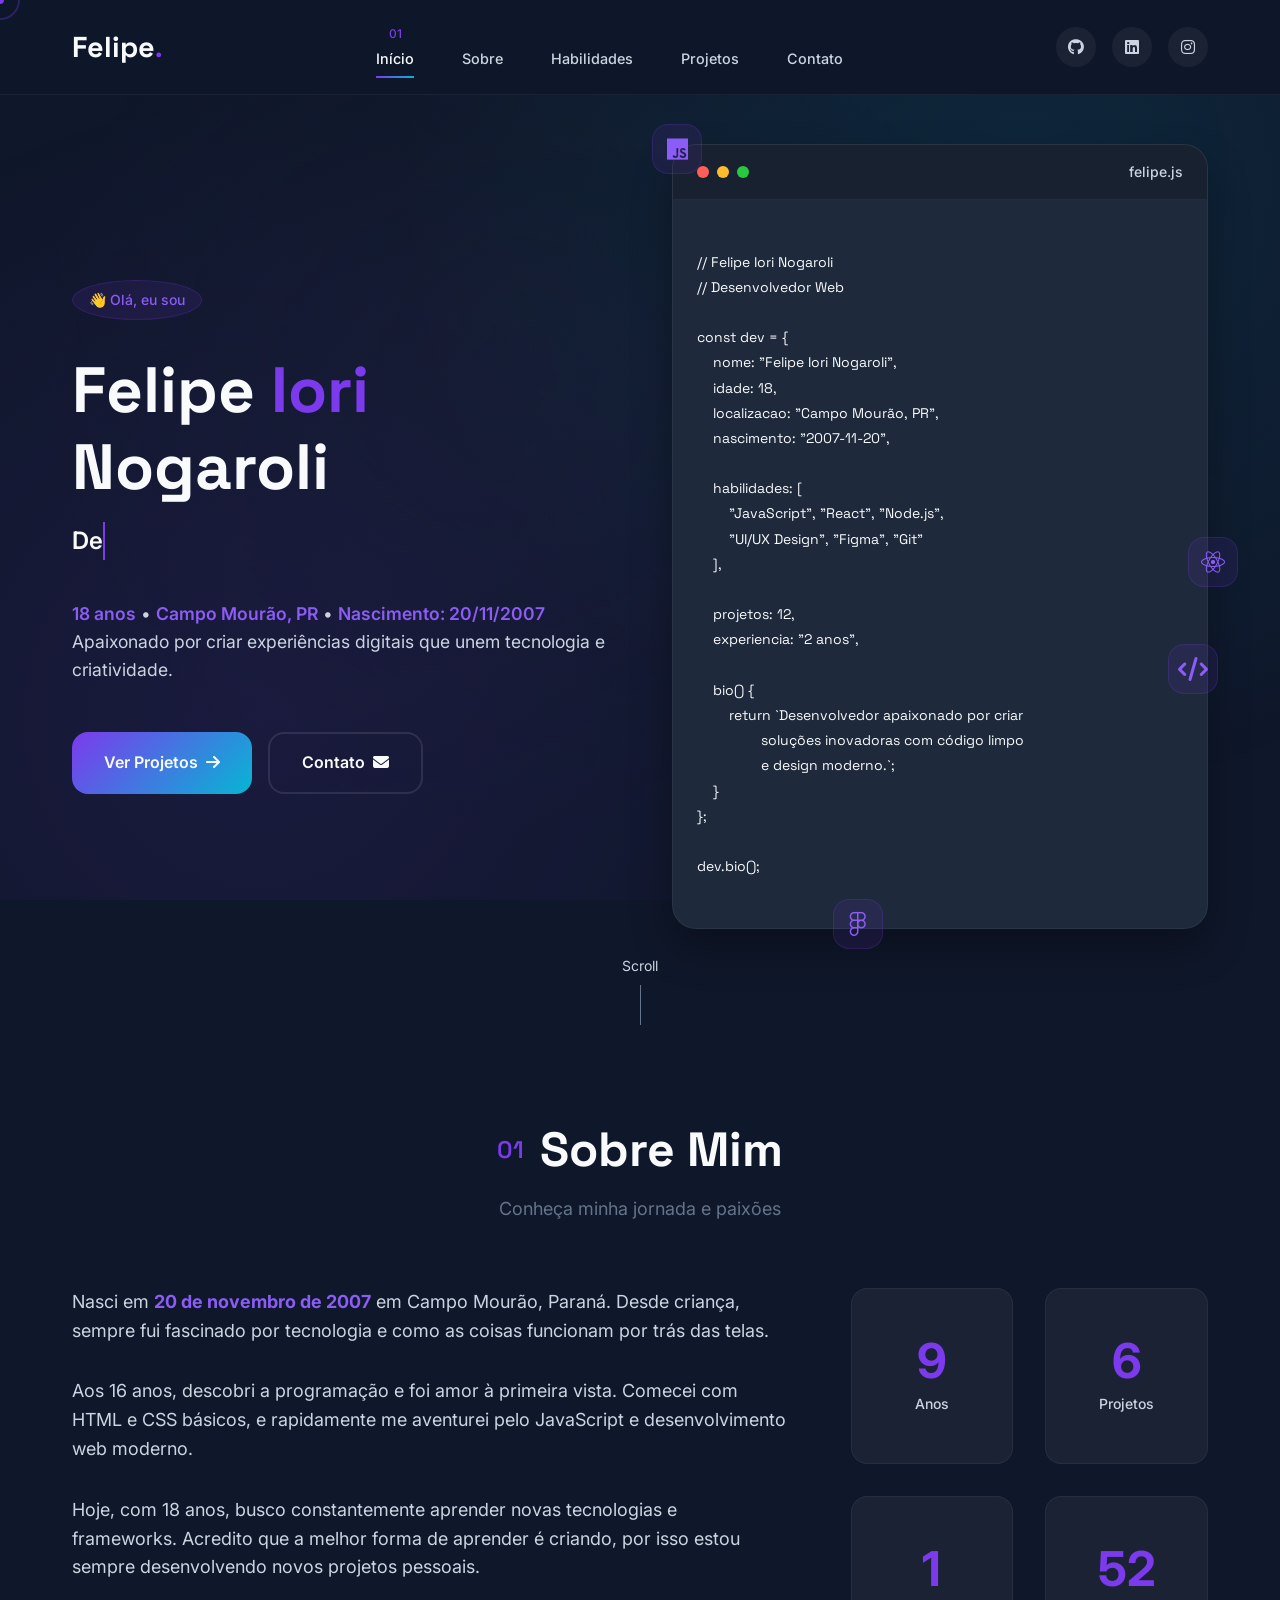
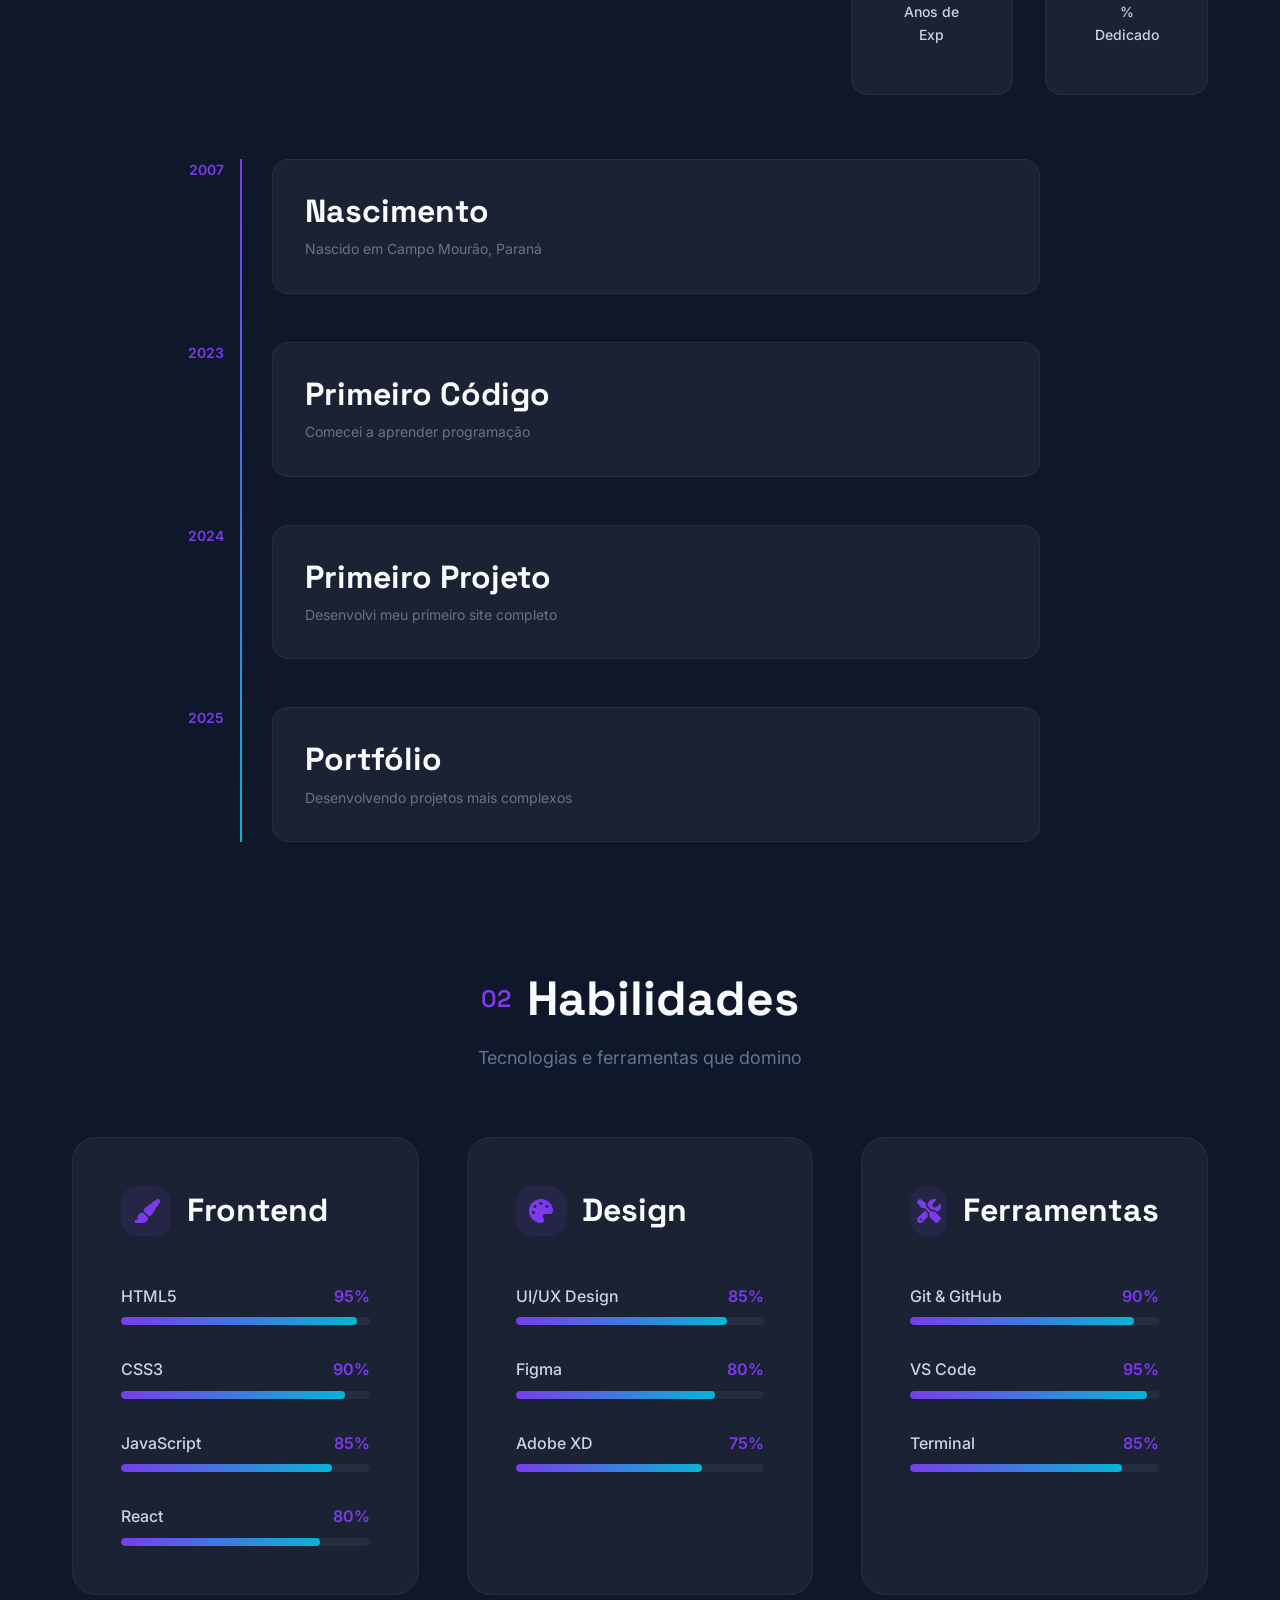
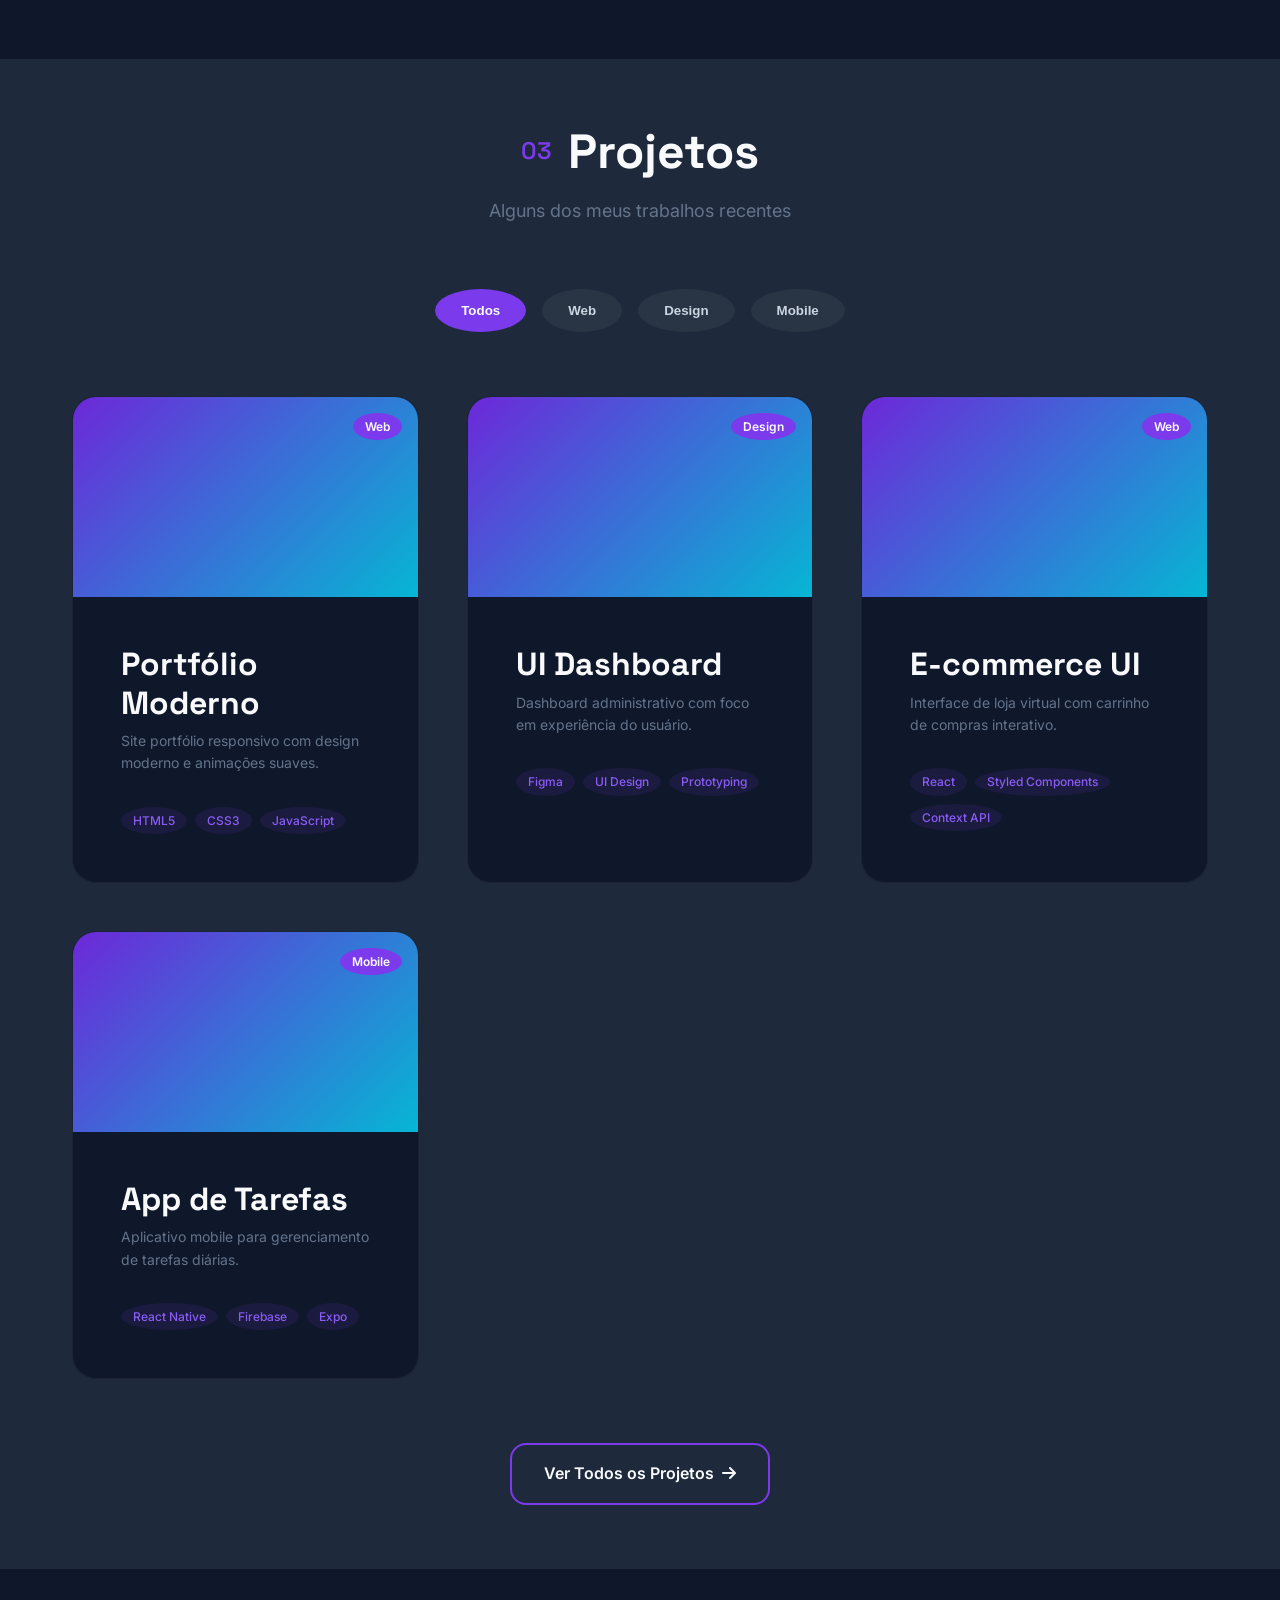
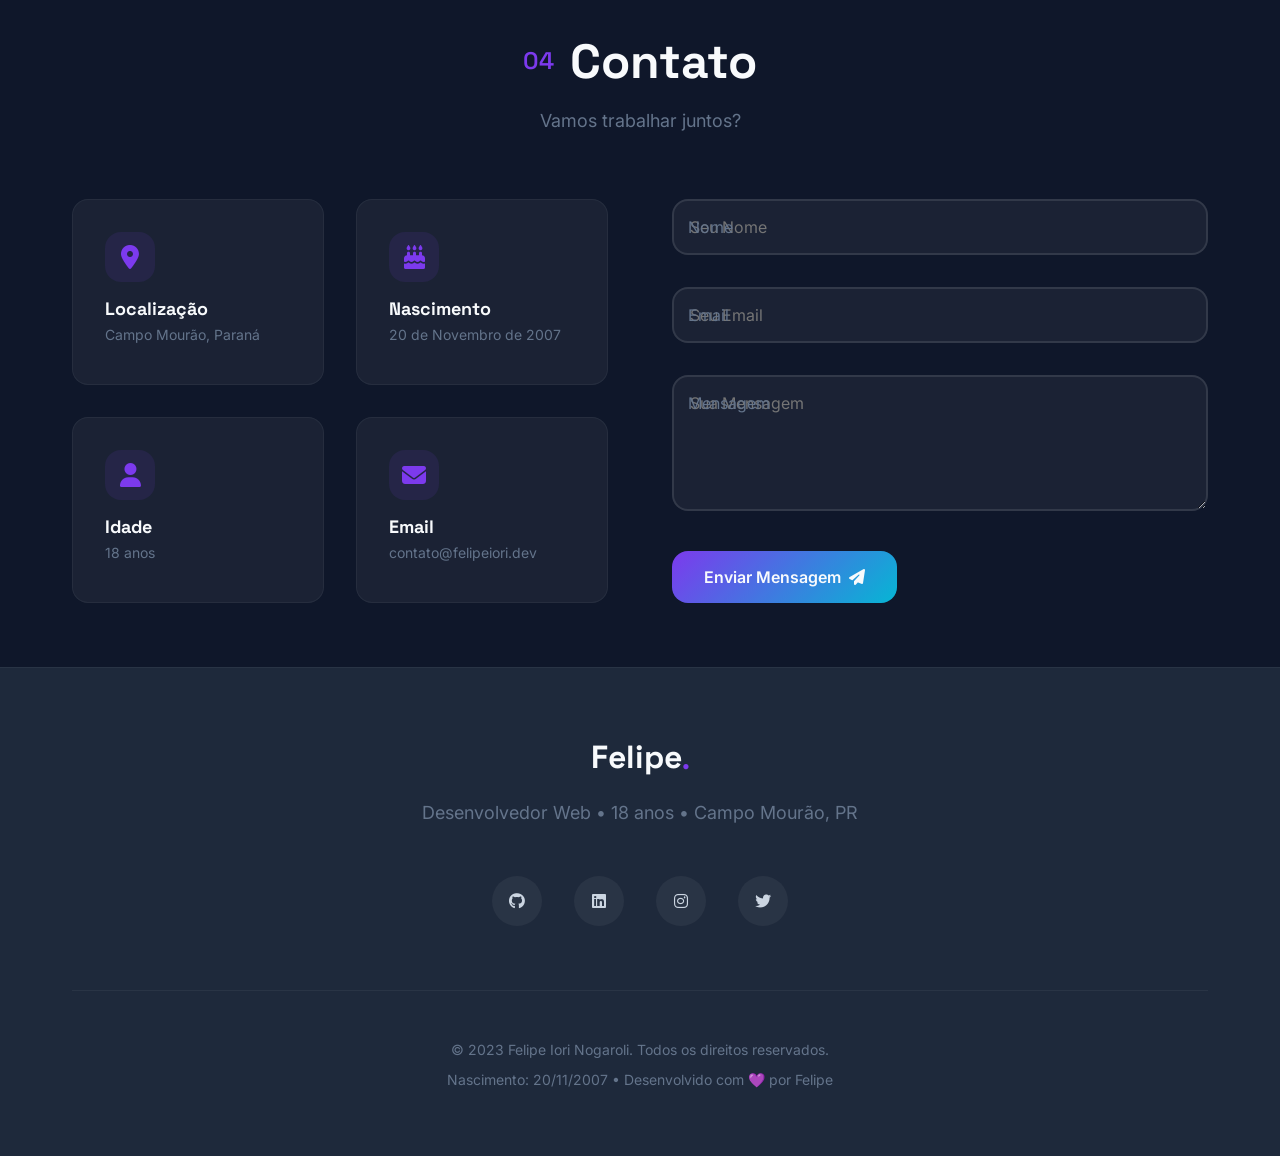
<file: index.html>
<!DOCTYPE html>
<html lang="pt-br">
<head>
    <meta charset="UTF-8">
    <meta name="viewport" content="width=device-width, initial-scale=1.0">
    <title>Felipe Iori Nogaroli | Dev & Criativo</title>
    <link rel="stylesheet" href="https://cdnjs.cloudflare.com/ajax/libs/font-awesome/6.4.0/css/all.min.css">
    <link href="https://fonts.googleapis.com/css2?family=Inter:wght@300;400;500;600;700;800&family=Space+Grotesk:wght@300;400;500;600;700&display=swap" rel="stylesheet">
    <link rel="stylesheet" href="style.css">
    <link rel="icon" href="data:image/svg+xml,<svg xmlns=%22http://www.w3.org/2000/svg%22 viewBox=%220 0 100 100%22><text y=%22.9em%22 font-size=%2290%22>🚀</text></svg>">
</head>
<body>
    <!-- Cursor Personalizado -->
    <div class="cursor"></div>
    <div class="cursor-follower"></div>

    <!-- Loader -->
    <div class="loader">
        <div class="loader-content">
            <div class="loader-spinner"></div>
            <p class="loader-text">Carregando portfólio...</p>
        </div>
    </div>

    <!-- Navegação -->
    <nav class="navbar">
        <div class="nav-container">
            <a href="#home" class="nav-logo">
                <span class="logo-text">Felipe</span>
                <span class="logo-dot">.</span>
            </a>
            
            <div class="nav-menu">
                <ul class="nav-list">
                    <li class="nav-item">
                        <a href="#home" class="nav-link active">
                            <span class="nav-number">01</span>
                            <span class="nav-text">Início</span>
                        </a>
                    </li>
                    <li class="nav-item">
                        <a href="#about" class="nav-link">
                            <span class="nav-number">02</span>
                            <span class="nav-text">Sobre</span>
                        </a>
                    </li>
                    <li class="nav-item">
                        <a href="#skills" class="nav-link">
                            <span class="nav-number">03</span>
                            <span class="nav-text">Habilidades</span>
                        </a>
                    </li>
                    <li class="nav-item">
                        <a href="#projects" class="nav-link">
                            <span class="nav-number">04</span>
                            <span class="nav-text">Projetos</span>
                        </a>
                    </li>
                    <li class="nav-item">
                        <a href="#contact" class="nav-link">
                            <span class="nav-number">05</span>
                            <span class="nav-text">Contato</span>
                        </a>
                    </li>
                </ul>
            </div>

            <div class="nav-social">
                <a href="https://github.com" target="_blank" class="social-icon">
                    <i class="fab fa-github"></i>
                </a>
                <a href="https://linkedin.com" target="_blank" class="social-icon">
                    <i class="fab fa-linkedin"></i>
                </a>
                <a href="https://instagram.com" target="_blank" class="social-icon">
                    <i class="fab fa-instagram"></i>
                </a>
            </div>

            <button class="menu-toggle">
                <span class="menu-line"></span>
                <span class="menu-line"></span>
                <span class="menu-line"></span>
            </button>
        </div>
    </nav>

    <!-- Hero Section -->
    <section id="home" class="hero">
        <div class="hero-container">
            <div class="hero-content">
                <div class="hero-badge">
                    <span>👋 Olá, eu sou</span>
                </div>
                
                <h1 class="hero-title">
                    <span class="title-line">
                        <span class="title-word">Felipe</span>
                        <span class="title-highlight">Iori</span>
                    </span>
                    <span class="title-line">
                        <span class="title-word">Nogaroli</span>
                    </span>
                </h1>
                
                <div class="hero-subtitle">
                    <div class="typewriter">
                        <span class="type-text">Desenvolvedor Web & UI/UX</span>
                    </div>
                </div>
                
                <p class="hero-description">
                    <span class="highlight">18 anos</span> • 
                    <span class="highlight">Campo Mourão, PR</span> • 
                    <span class="highlight">Nascimento: 20/11/2007</span>
                    <br>
                    Apaixonado por criar experiências digitais que unem tecnologia e criatividade.
                </p>
                
                <div class="hero-buttons">
                    <a href="#projects" class="btn btn-primary">
                        <span class="btn-text">Ver Projetos</span>
                        <span class="btn-icon">
                            <i class="fas fa-arrow-right"></i>
                        </span>
                    </a>
                    <a href="#contact" class="btn btn-secondary">
                        <span class="btn-text">Contato</span>
                        <span class="btn-icon">
                            <i class="fas fa-envelope"></i>
                        </span>
                    </a>
                </div>
            </div>
            
            <div class="hero-visual">
                <div class="visual-container">
                    <div class="code-window">
                        <div class="window-header">
                            <div class="window-dots">
                                <span class="dot red"></span>
                                <span class="dot yellow"></span>
                                <span class="dot green"></span>
                            </div>
                            <div class="window-title">felipe.js</div>
                        </div>
                        <div class="code-content">
                            <pre><code class="javascript">
// Felipe Iori Nogaroli
// Desenvolvedor Web

const dev = {
    nome: "Felipe Iori Nogaroli",
    idade: 18,
    localizacao: "Campo Mourão, PR",
    nascimento: "2007-11-20",
    
    habilidades: [
        "JavaScript", "React", "Node.js",
        "UI/UX Design", "Figma", "Git"
    ],
    
    projetos: 12,
    experiencia: "2 anos",
    
    bio() {
        return `Desenvolvedor apaixonado por criar
                soluções inovadoras com código limpo
                e design moderno.`;
    }
};

dev.bio();
                            </code></pre>
                        </div>
                    </div>
                    
                    <div class="floating-elements">
                        <div class="float-element el1">
                            <i class="fab fa-js"></i>
                        </div>
                        <div class="float-element el2">
                            <i class="fab fa-react"></i>
                        </div>
                        <div class="float-element el3">
                            <i class="fab fa-figma"></i>
                        </div>
                        <div class="float-element el4">
                            <i class="fas fa-code"></i>
                        </div>
                    </div>
                </div>
            </div>
        </div>
        
        <div class="hero-scroll">
            <a href="#about" class="scroll-down">
                <span class="scroll-text">Scroll</span>
                <span class="scroll-line"></span>
            </a>
        </div>
    </section>

    <!-- Sobre -->
    <section id="about" class="about">
        <div class="section-header">
            <h2 class="section-title">
                <span class="title-number">01</span>
                <span class="title-text">Sobre Mim</span>
            </h2>
            <p class="section-subtitle">Conheça minha jornada e paixões</p>
        </div>
        
        <div class="about-container">
            <div class="about-content">
                <div class="about-text">
                    <p class="about-paragraph">
                        Nasci em <strong>20 de novembro de 2007</strong> em Campo Mourão, Paraná. Desde criança, sempre fui fascinado por tecnologia e como as coisas funcionam por trás das telas.
                    </p>
                    
                    <p class="about-paragraph">
                        Aos 16 anos, descobri a programação e foi amor à primeira vista. Comecei com HTML e CSS básicos, e rapidamente me aventurei pelo JavaScript e desenvolvimento web moderno.
                    </p>
                    
                    <p class="about-paragraph">
                        Hoje, com 18 anos, busco constantemente aprender novas tecnologias e frameworks. Acredito que a melhor forma de aprender é criando, por isso estou sempre desenvolvendo novos projetos pessoais.
                    </p>
                </div>
                
                <div class="about-stats">
                    <div class="stat-grid">
                        <div class="stat-card">
                            <div class="stat-number" data-count="18">0</div>
                            <div class="stat-label">Anos</div>
                        </div>
                        <div class="stat-card">
                            <div class="stat-number" data-count="12">0</div>
                            <div class="stat-label">Projetos</div>
                        </div>
                        <div class="stat-card">
                            <div class="stat-number" data-count="2">0</div>
                            <div class="stat-label">Anos de Exp</div>
                        </div>
                        <div class="stat-card">
                            <div class="stat-number" data-count="100">0</div>
                            <div class="stat-label">% Dedicado</div>
                        </div>
                    </div>
                </div>
            </div>
            
            <div class="about-timeline">
                <div class="timeline">
                    <div class="timeline-item">
                        <div class="timeline-date">2007</div>
                        <div class="timeline-content">
                            <h3>Nascimento</h3>
                            <p>Nascido em Campo Mourão, Paraná</p>
                        </div>
                    </div>
                    <div class="timeline-item">
                        <div class="timeline-date">2023</div>
                        <div class="timeline-content">
                            <h3>Primeiro Código</h3>
                            <p>Comecei a aprender programação</p>
                        </div>
                    </div>
                    <div class="timeline-item">
                        <div class="timeline-date">2024</div>
                        <div class="timeline-content">
                            <h3>Primeiro Projeto</h3>
                            <p>Desenvolvi meu primeiro site completo</p>
                        </div>
                    </div>
                    <div class="timeline-item">
                        <div class="timeline-date">2025</div>
                        <div class="timeline-content">
                            <h3>Portfólio</h3>
                            <p>Desenvolvendo projetos mais complexos</p>
                        </div>
                    </div>
                </div>
            </div>
        </div>
    </section>

    <!-- Habilidades -->
    <section id="skills" class="skills">
        <div class="section-header">
            <h2 class="section-title">
                <span class="title-number">02</span>
                <span class="title-text">Habilidades</span>
            </h2>
            <p class="section-subtitle">Tecnologias e ferramentas que domino</p>
        </div>
        
        <div class="skills-container">
            <div class="skills-categories">
                <!-- Frontend -->
                <div class="category-card">
                    <div class="category-header">
                        <div class="category-icon">
                            <i class="fas fa-paint-brush"></i>
                        </div>
                        <h3>Frontend</h3>
                    </div>
                    <div class="skills-list">
                        <div class="skill-item" data-level="95">
                            <div class="skill-info">
                                <span class="skill-name">HTML5</span>
                                <span class="skill-percent">95%</span>
                            </div>
                            <div class="skill-bar">
                                <div class="skill-progress"></div>
                            </div>
                        </div>
                        <div class="skill-item" data-level="90">
                            <div class="skill-info">
                                <span class="skill-name">CSS3</span>
                                <span class="skill-percent">90%</span>
                            </div>
                            <div class="skill-bar">
                                <div class="skill-progress"></div>
                            </div>
                        </div>
                        <div class="skill-item" data-level="85">
                            <div class="skill-info">
                                <span class="skill-name">JavaScript</span>
                                <span class="skill-percent">85%</span>
                            </div>
                            <div class="skill-bar">
                                <div class="skill-progress"></div>
                            </div>
                        </div>
                        <div class="skill-item" data-level="80">
                            <div class="skill-info">
                                <span class="skill-name">React</span>
                                <span class="skill-percent">80%</span>
                            </div>
                            <div class="skill-bar">
                                <div class="skill-progress"></div>
                            </div>
                        </div>
                    </div>
                </div>
                
                <!-- Design -->
                <div class="category-card">
                    <div class="category-header">
                        <div class="category-icon">
                            <i class="fas fa-palette"></i>
                        </div>
                        <h3>Design</h3>
                    </div>
                    <div class="skills-list">
                        <div class="skill-item" data-level="85">
                            <div class="skill-info">
                                <span class="skill-name">UI/UX Design</span>
                                <span class="skill-percent">85%</span>
                            </div>
                            <div class="skill-bar">
                                <div class="skill-progress"></div>
                            </div>
                        </div>
                        <div class="skill-item" data-level="80">
                            <div class="skill-info">
                                <span class="skill-name">Figma</span>
                                <span class="skill-percent">80%</span>
                            </div>
                            <div class="skill-bar">
                                <div class="skill-progress"></div>
                            </div>
                        </div>
                        <div class="skill-item" data-level="75">
                            <div class="skill-info">
                                <span class="skill-name">Adobe XD</span>
                                <span class="skill-percent">75%</span>
                            </div>
                            <div class="skill-bar">
                                <div class="skill-progress"></div>
                            </div>
                        </div>
                    </div>
                </div>
                
                <!-- Ferramentas -->
                <div class="category-card">
                    <div class="category-header">
                        <div class="category-icon">
                            <i class="fas fa-tools"></i>
                        </div>
                        <h3>Ferramentas</h3>
                    </div>
                    <div class="skills-list">
                        <div class="skill-item" data-level="90">
                            <div class="skill-info">
                                <span class="skill-name">Git & GitHub</span>
                                <span class="skill-percent">90%</span>
                            </div>
                            <div class="skill-bar">
                                <div class="skill-progress"></div>
                            </div>
                        </div>
                        <div class="skill-item" data-level="95">
                            <div class="skill-info">
                                <span class="skill-name">VS Code</span>
                                <span class="skill-percent">95%</span>
                            </div>
                            <div class="skill-bar">
                                <div class="skill-progress"></div>
                            </div>
                        </div>
                        <div class="skill-item" data-level="85">
                            <div class="skill-info">
                                <span class="skill-name">Terminal</span>
                                <span class="skill-percent">85%</span>
                            </div>
                            <div class="skill-bar">
                                <div class="skill-progress"></div>
                            </div>
                        </div>
                    </div>
                </div>
            </div>
        </div>
    </section>

    <!-- Projetos -->
    <section id="projects" class="projects">
        <div class="section-header">
            <h2 class="section-title">
                <span class="title-number">03</span>
                <span class="title-text">Projetos</span>
            </h2>
            <p class="section-subtitle">Alguns dos meus trabalhos recentes</p>
        </div>
        
        <div class="projects-filter">
            <button class="filter-btn active" data-filter="all">Todos</button>
            <button class="filter-btn" data-filter="web">Web</button>
            <button class="filter-btn" data-filter="design">Design</button>
            <button class="filter-btn" data-filter="mobile">Mobile</button>
        </div>
        
        <div class="projects-grid">
            <!-- Projeto 1 -->
            <div class="project-card" data-category="web">
                <div class="project-image">
                    <div class="project-overlay">
                        <div class="project-links">
                            <a href="#" class="project-link">
                                <i class="fas fa-eye"></i>
                            </a>
                            <a href="#" class="project-link">
                                <i class="fab fa-github"></i>
                            </a>
                        </div>
                    </div>
                    <div class="project-tag">Web</div>
                </div>
                <div class="project-content">
                    <h3 class="project-title">Portfólio Moderno</h3>
                    <p class="project-description">
                        Site portfólio responsivo com design moderno e animações suaves.
                    </p>
                    <div class="project-tech">
                        <span class="tech-tag">HTML5</span>
                        <span class="tech-tag">CSS3</span>
                        <span class="tech-tag">JavaScript</span>
                    </div>
                </div>
            </div>
            
            <!-- Projeto 2 -->
            <div class="project-card" data-category="design">
                <div class="project-image">
                    <div class="project-overlay">
                        <div class="project-links">
                            <a href="#" class="project-link">
                                <i class="fas fa-eye"></i>
                            </a>
                            <a href="#" class="project-link">
                                <i class="fab fa-figma"></i>
                            </a>
                        </div>
                    </div>
                    <div class="project-tag">Design</div>
                </div>
                <div class="project-content">
                    <h3 class="project-title">UI Dashboard</h3>
                    <p class="project-description">
                        Dashboard administrativo com foco em experiência do usuário.
                    </p>
                    <div class="project-tech">
                        <span class="tech-tag">Figma</span>
                        <span class="tech-tag">UI Design</span>
                        <span class="tech-tag">Prototyping</span>
                    </div>
                </div>
            </div>
            
            <!-- Projeto 3 -->
            <div class="project-card" data-category="web">
                <div class="project-image">
                    <div class="project-overlay">
                        <div class="project-links">
                            <a href="#" class="project-link">
                                <i class="fas fa-eye"></i>
                            </a>
                            <a href="#" class="project-link">
                                <i class="fab fa-github"></i>
                            </a>
                        </div>
                    </div>
                    <div class="project-tag">Web</div>
                </div>
                <div class="project-content">
                    <h3 class="project-title">E-commerce UI</h3>
                    <p class="project-description">
                        Interface de loja virtual com carrinho de compras interativo.
                    </p>
                    <div class="project-tech">
                        <span class="tech-tag">React</span>
                        <span class="tech-tag">Styled Components</span>
                        <span class="tech-tag">Context API</span>
                    </div>
                </div>
            </div>
            
            <!-- Projeto 4 -->
            <div class="project-card" data-category="mobile">
                <div class="project-image">
                    <div class="project-overlay">
                        <div class="project-links">
                            <a href="#" class="project-link">
                                <i class="fas fa-eye"></i>
                            </a>
                            <a href="#" class="project-link">
                                <i class="fab fa-github"></i>
                            </a>
                        </div>
                    </div>
                    <div class="project-tag">Mobile</div>
                </div>
                <div class="project-content">
                    <h3 class="project-title">App de Tarefas</h3>
                    <p class="project-description">
                        Aplicativo mobile para gerenciamento de tarefas diárias.
                    </p>
                    <div class="project-tech">
                        <span class="tech-tag">React Native</span>
                        <span class="tech-tag">Firebase</span>
                        <span class="tech-tag">Expo</span>
                    </div>
                </div>
            </div>
        </div>
        
        <div class="projects-more">
            <a href="#" class="btn btn-outline">
                <span class="btn-text">Ver Todos os Projetos</span>
                <span class="btn-icon">
                    <i class="fas fa-arrow-right"></i>
                </span>
            </a>
        </div>
    </section>

    <!-- Contato -->
    <section id="contact" class="contact">
        <div class="section-header">
            <h2 class="section-title">
                <span class="title-number">04</span>
                <span class="title-text">Contato</span>
            </h2>
            <p class="section-subtitle">Vamos trabalhar juntos?</p>
        </div>
        
        <div class="contact-container">
            <div class="contact-info">
                <div class="info-card">
                    <div class="info-icon">
                        <i class="fas fa-map-marker-alt"></i>
                    </div>
                    <div class="info-content">
                        <h3>Localização</h3>
                        <p>Campo Mourão, Paraná</p>
                    </div>
                </div>
                
                <div class="info-card">
                    <div class="info-icon">
                        <i class="fas fa-birthday-cake"></i>
                    </div>
                    <div class="info-content">
                        <h3>Nascimento</h3>
                        <p>20 de Novembro de 2007</p>
                    </div>
                </div>
                
                <div class="info-card">
                    <div class="info-icon">
                        <i class="fas fa-user"></i>
                    </div>
                    <div class="info-content">
                        <h3>Idade</h3>
                        <p>18 anos</p>
                    </div>
                </div>
                
                <div class="info-card">
                    <div class="info-icon">
                        <i class="fas fa-envelope"></i>
                    </div>
                    <div class="info-content">
                        <h3>Email</h3>
                        <p>contato@felipeiori.dev</p>
                    </div>
                </div>
            </div>
            
            <div class="contact-form">
                <form id="contactForm">
                    <div class="form-group">
                        <input type="text" id="name" placeholder="Seu Nome" required>
                        <label for="name">Nome</label>
                    </div>
                    
                    <div class="form-group">
                        <input type="email" id="email" placeholder="Seu Email" required>
                        <label for="email">Email</label>
                    </div>
                    
                    <div class="form-group">
                        <textarea id="message" placeholder="Sua Mensagem" rows="5" required></textarea>
                        <label for="message">Mensagem</label>
                    </div>
                    
                    <button type="submit" class="btn btn-primary">
                        <span class="btn-text">Enviar Mensagem</span>
                        <span class="btn-icon">
                            <i class="fas fa-paper-plane"></i>
                        </span>
                    </button>
                </form>
            </div>
        </div>
    </section>

    <!-- Footer -->
    <footer class="footer">
        <div class="footer-container">
            <div class="footer-content">
                <div class="footer-logo">
                    <span class="logo-text">Felipe</span>
                    <span class="logo-dot">.</span>
                </div>
                
                <p class="footer-text">
                    Desenvolvedor Web • 18 anos • Campo Mourão, PR
                </p>
                
                <div class="footer-social">
                    <a href="#" class="social-link">
                        <i class="fab fa-github"></i>
                    </a>
                    <a href="#" class="social-link">
                        <i class="fab fa-linkedin"></i>
                    </a>
                    <a href="#" class="social-link">
                        <i class="fab fa-instagram"></i>
                    </a>
                    <a href="#" class="social-link">
                        <i class="fab fa-twitter"></i>
                    </a>
                </div>
            </div>
            
            <div class="footer-bottom">
                <p class="copyright">
                    © 2023 Felipe Iori Nogaroli. Todos os direitos reservados.
                </p>
                <p class="copyright">
                    Nascimento: 20/11/2007 • Desenvolvido com 💜 por Felipe
                </p>
            </div>
        </div>
    </footer>

    <!-- Back to Top -->
    <a href="#home" class="back-to-top">
        <i class="fas fa-chevron-up"></i>
    </a>

    <script src="app.js"></script>
</body>
</html>
</file>
<file: style.css>
/* ===== VARIÁVEIS CSS ===== */
:root {
    /* Cores */
    --primary: #7c3aed;
    --primary-dark: #6d28d9;
    --primary-light: #8b5cf6;
    --secondary: #06b6d4;
    --dark: #0f172a;
    --dark-light: #1e293b;
    --light: #f8fafc;
    --gray: #64748b;
    --gray-light: #cbd5e1;
    --success: #10b981;
    --error: #ef4444;
    
    /* Gradientes */
    --gradient-primary: linear-gradient(135deg, var(--primary), var(--secondary));
    --gradient-dark: linear-gradient(135deg, var(--dark), var(--dark-light));
    
    /* Sombras */
    --shadow-sm: 0 2px 4px rgba(0, 0, 0, 0.1);
    --shadow-md: 0 4px 12px rgba(0, 0, 0, 0.15);
    --shadow-lg: 0 10px 25px rgba(0, 0, 0, 0.2);
    --shadow-xl: 0 20px 40px rgba(0, 0, 0, 0.3);
    
    /* Bordas */
    --radius-sm: 8px;
    --radius-md: 16px;
    --radius-lg: 24px;
    --radius-full: 50%;
    
    /* Transições */
    --transition-fast: 0.2s ease;
    --transition-normal: 0.3s ease;
    --transition-slow: 0.5s ease;
    
    /* Espaçamentos */
    --space-xs: 0.5rem;
    --space-sm: 1rem;
    --space-md: 2rem;
    --space-lg: 3rem;
    --space-xl: 4rem;
}

/* ===== RESET E BASE ===== */
* {
    margin: 0;
    padding: 0;
    box-sizing: border-box;
}

html {
    scroll-behavior: smooth;
    scroll-padding-top: 80px;
}

body {
    font-family: 'Inter', sans-serif;
    background-color: var(--dark);
    color: var(--light);
    line-height: 1.6;
    overflow-x: hidden;
    position: relative;
}

body::before {
    content: '';
    position: fixed;
    top: 0;
    left: 0;
    width: 100%;
    height: 100%;
    background: 
        radial-gradient(circle at 20% 80%, rgba(124, 58, 237, 0.1) 0%, transparent 50%),
        radial-gradient(circle at 80% 20%, rgba(6, 182, 212, 0.1) 0%, transparent 50%),
        radial-gradient(circle at 40% 40%, rgba(30, 41, 59, 0.2) 0%, transparent 50%);
    z-index: -1;
    pointer-events: none;
}

/* ===== TIPOGRAFIA ===== */
h1, h2, h3, h4 {
    font-family: 'Space Grotesk', sans-serif;
    font-weight: 700;
    line-height: 1.2;
}

h1 {
    font-size: clamp(2.5rem, 5vw, 4rem);
}

h2 {
    font-size: clamp(2rem, 4vw, 3rem);
}

h3 {
    font-size: clamp(1.5rem, 3vw, 2rem);
}

p {
    color: var(--gray-light);
    font-size: clamp(0.875rem, 2vw, 1rem);
}

.highlight {
    color: var(--primary-light);
    font-weight: 600;
}

/* ===== CURSOR PERSONALIZADO ===== */
.cursor {
    position: fixed;
    width: 8px;
    height: 8px;
    background-color: var(--primary);
    border-radius: 50%;
    pointer-events: none;
    z-index: 9999;
    transform: translate(-50%, -50%);
    transition: width 0.3s, height 0.3s;
}

.cursor-follower {
    position: fixed;
    width: 40px;
    height: 40px;
    border: 2px solid rgba(124, 58, 237, 0.3);
    border-radius: 50%;
    pointer-events: none;
    z-index: 9998;
    transform: translate(-50%, -50%);
    transition: all 0.3s ease;
}

body:hover .cursor {
    width: 12px;
    height: 12px;
}

/* ===== LOADER ===== */
.loader {
    position: fixed;
    top: 0;
    left: 0;
    width: 100%;
    height: 100%;
    background: var(--dark);
    display: flex;
    justify-content: center;
    align-items: center;
    z-index: 9999;
    transition: opacity 0.5s ease, visibility 0.5s ease;
}

.loader.loaded {
    opacity: 0;
    visibility: hidden;
}

.loader-content {
    text-align: center;
}

.loader-spinner {
    width: 60px;
    height: 60px;
    border: 4px solid rgba(124, 58, 237, 0.1);
    border-top-color: var(--primary);
    border-radius: 50%;
    animation: spin 1s linear infinite;
    margin: 0 auto var(--space-sm);
}

.loader-text {
    font-size: 1rem;
    color: var(--gray-light);
    font-weight: 500;
}

@keyframes spin {
    to { transform: rotate(360deg); }
}

/* ===== NAVEGAÇÃO ===== */
.navbar {
    position: fixed;
    top: 0;
    left: 0;
    width: 100%;
    background: rgba(15, 23, 42, 0.95);
    backdrop-filter: blur(10px);
    border-bottom: 1px solid rgba(255, 255, 255, 0.05);
    z-index: 1000;
    padding: 1rem 0;
}

.nav-container {
    max-width: 1200px;
    margin: 0 auto;
    padding: 0 var(--space-md);
    display: flex;
    justify-content: space-between;
    align-items: center;
}

.nav-logo {
    font-size: 1.8rem;
    font-weight: 700;
    color: var(--light);
    text-decoration: none;
    display: flex;
    align-items: center;
}

.logo-text {
    font-family: 'Space Grotesk', sans-serif;
}

.logo-dot {
    color: var(--primary);
}

.nav-menu {
    flex: 1;
    display: flex;
    justify-content: center;
}

.nav-list {
    display: flex;
    gap: var(--space-lg);
    list-style: none;
}

.nav-item {
    position: relative;
}

.nav-link {
    display: flex;
    flex-direction: column;
    align-items: center;
    text-decoration: none;
    color: var(--gray-light);
    font-weight: 500;
    transition: var(--transition-normal);
    padding: 0.5rem 0;
    position: relative;
}

.nav-number {
    font-size: 0.75rem;
    color: var(--primary);
    margin-bottom: 0.25rem;
    opacity: 0;
    transform: translateY(-10px);
    transition: var(--transition-normal);
}

.nav-text {
    font-size: 0.9rem;
}

.nav-link.active,
.nav-link:hover {
    color: var(--light);
}

.nav-link.active .nav-number,
.nav-link:hover .nav-number {
    opacity: 1;
    transform: translateY(0);
}

.nav-link::after {
    content: '';
    position: absolute;
    bottom: 0;
    left: 0;
    width: 0;
    height: 2px;
    background: var(--gradient-primary);
    transition: var(--transition-normal);
}

.nav-link.active::after,
.nav-link:hover::after {
    width: 100%;
}

.nav-social {
    display: flex;
    gap: var(--space-sm);
}

.social-icon {
    width: 40px;
    height: 40px;
    border-radius: var(--radius-full);
    background: rgba(255, 255, 255, 0.05);
    display: flex;
    align-items: center;
    justify-content: center;
    color: var(--gray-light);
    text-decoration: none;
    transition: var(--transition-normal);
}

.social-icon:hover {
    background: var(--primary);
    color: var(--light);
    transform: translateY(-3px);
}

.menu-toggle {
    display: none;
    background: none;
    border: none;
    cursor: pointer;
    padding: 0.5rem;
}

.menu-line {
    display: block;
    width: 25px;
    height: 2px;
    background: var(--light);
    margin: 5px 0;
    transition: var(--transition-normal);
}

/* ===== HERO SECTION ===== */
.hero {
    min-height: 100vh;
    display: flex;
    align-items: center;
    position: relative;
    padding-top: 80px;
}

.hero-container {
    max-width: 1200px;
    margin: 0 auto;
    padding: var(--space-xl) var(--space-md);
    display: grid;
    grid-template-columns: 1fr 1fr;
    gap: var(--space-xl);
    align-items: center;
}

.hero-content {
    animation: fadeInUp 0.8s ease;
}

.hero-badge {
    display: inline-block;
    background: rgba(124, 58, 237, 0.1);
    color: var(--primary-light);
    padding: 0.5rem 1rem;
    border-radius: var(--radius-full);
    font-size: 0.875rem;
    font-weight: 500;
    margin-bottom: var(--space-md);
    border: 1px solid rgba(124, 58, 237, 0.2);
}

.hero-title {
    margin-bottom: var(--space-sm);
}

.title-line {
    display: block;
    overflow: hidden;
}

.title-word {
    display: inline-block;
    animation: slideUp 0.5s ease forwards;
    opacity: 0;
    transform: translateY(100%);
}

.title-word:nth-child(1) { animation-delay: 0.2s; }
.title-word:nth-child(2) { animation-delay: 0.4s; }

.title-highlight {
    color: var(--primary);
}

.hero-subtitle {
    margin-bottom: var(--space-md);
    min-height: 2.5rem;
}

.typewriter {
    display: inline-block;
    overflow: hidden;
    border-right: 2px solid var(--primary);
    white-space: nowrap;
    animation: typing 3.5s steps(40, end), blink 0.75s step-end infinite;
}

.type-text {
    font-size: 1.5rem;
    font-weight: 600;
    color: var(--light);
}

.hero-description {
    margin-bottom: var(--space-lg);
    font-size: 1.1rem;
}

.hero-buttons {
    display: flex;
    gap: var(--space-sm);
}

.btn {
    display: inline-flex;
    align-items: center;
    gap: var(--space-xs);
    padding: 1rem 2rem;
    border-radius: var(--radius-md);
    text-decoration: none;
    font-weight: 600;
    transition: var(--transition-normal);
    border: none;
    cursor: pointer;
    font-family: 'Inter', sans-serif;
    font-size: 1rem;
    position: relative;
    overflow: hidden;
}

.btn::before {
    content: '';
    position: absolute;
    top: 0;
    left: -100%;
    width: 100%;
    height: 100%;
    background: linear-gradient(90deg, transparent, rgba(255, 255, 255, 0.1), transparent);
    transition: var(--transition-normal);
}

.btn:hover::before {
    left: 100%;
}

.btn-primary {
    background: var(--gradient-primary);
    color: var(--light);
}

.btn-primary:hover {
    transform: translateY(-3px);
    box-shadow: var(--shadow-lg);
}

.btn-secondary {
    background: transparent;
    color: var(--light);
    border: 2px solid rgba(255, 255, 255, 0.1);
}

.btn-secondary:hover {
    border-color: var(--primary);
    transform: translateY(-3px);
}

.btn-outline {
    background: transparent;
    color: var(--light);
    border: 2px solid var(--primary);
}

.btn-outline:hover {
    background: var(--primary);
    transform: translateY(-3px);
}

.btn-text {
    position: relative;
    z-index: 1;
}

.btn-icon {
    position: relative;
    z-index: 1;
    transition: var(--transition-normal);
}

.btn:hover .btn-icon {
    transform: translateX(5px);
}

.hero-visual {
    position: relative;
    animation: fadeIn 0.8s ease 0.3s both;
}

.visual-container {
    position: relative;
}

.code-window {
    background: var(--dark-light);
    border-radius: var(--radius-lg);
    overflow: hidden;
    box-shadow: var(--shadow-xl);
    border: 1px solid rgba(255, 255, 255, 0.05);
}

.window-header {
    display: flex;
    align-items: center;
    justify-content: space-between;
    padding: 1rem 1.5rem;
    background: rgba(0, 0, 0, 0.2);
    border-bottom: 1px solid rgba(255, 255, 255, 0.05);
}

.window-dots {
    display: flex;
    gap: 0.5rem;
}

.dot {
    width: 12px;
    height: 12px;
    border-radius: 50%;
}

.red { background: #ff5f56; }
.yellow { background: #ffbd2e; }
.green { background: #27c93f; }

.window-title {
    color: var(--gray-light);
    font-size: 0.875rem;
    font-weight: 500;
}

.code-content {
    padding: 1.5rem;
}

.code-content pre {
    margin: 0;
    overflow-x: auto;
}

.code-content code {
    font-family: 'Space Grotesk', monospace;
    font-size: 0.875rem;
    line-height: 1.8;
}

.javascript {
    color: #f8fafc;
}

.javascript .keyword { color: #c792ea; }
.javascript .function { color: #82aaff; }
.javascript .string { color: #c3e88d; }
.javascript .number { color: #f78c6c; }
.javascript .comment { color: #546e7a; }

.floating-elements {
    position: absolute;
    top: 0;
    left: 0;
    width: 100%;
    height: 100%;
    pointer-events: none;
}

.float-element {
    position: absolute;
    width: 50px;
    height: 50px;
    background: rgba(124, 58, 237, 0.1);
    border-radius: var(--radius-md);
    display: flex;
    align-items: center;
    justify-content: center;
    font-size: 1.5rem;
    color: var(--primary-light);
    border: 1px solid rgba(124, 58, 237, 0.2);
    animation: float 3s ease-in-out infinite;
}

.float-element.el1 {
    top: -20px;
    left: -20px;
    animation-delay: 0s;
}

.float-element.el2 {
    top: 50%;
    right: -30px;
    animation-delay: 0.5s;
}

.float-element.el3 {
    bottom: -20px;
    left: 30%;
    animation-delay: 1s;
}

.float-element.el4 {
    bottom: 30%;
    right: -10px;
    animation-delay: 1.5s;
}

.hero-scroll {
    position: absolute;
    bottom: 2rem;
    left: 50%;
    transform: translateX(-50%);
}

.scroll-down {
    display: flex;
    flex-direction: column;
    align-items: center;
    text-decoration: none;
    color: var(--gray-light);
    transition: var(--transition-normal);
}

.scroll-down:hover {
    color: var(--primary);
}

.scroll-text {
    font-size: 0.875rem;
    margin-bottom: 0.5rem;
}

.scroll-line {
    width: 1px;
    height: 40px;
    background: var(--gray);
    animation: scrollLine 2s ease-in-out infinite;
}

/* ===== SEÇÕES ===== */
section {
    padding: var(--space-xl) 0;
}

.section-header {
    text-align: center;
    margin-bottom: var(--space-xl);
}

.section-title {
    display: inline-flex;
    align-items: center;
    gap: var(--space-sm);
    margin-bottom: var(--space-sm);
}

.title-number {
    color: var(--primary);
    font-size: 1.5rem;
    font-weight: 600;
}

.title-text {
    position: relative;
}

.section-subtitle {
    color: var(--gray);
    font-size: 1.125rem;
}

/* ===== SOBRE ===== */
.about-container {
    max-width: 1200px;
    margin: 0 auto;
    padding: 0 var(--space-md);
}

.about-content {
    display: grid;
    grid-template-columns: 2fr 1fr;
    gap: var(--space-xl);
    margin-bottom: var(--space-xl);
}

.about-text {
    animation: fadeInLeft 0.8s ease;
}

.about-paragraph {
    margin-bottom: var(--space-md);
    font-size: 1.125rem;
}

.about-paragraph strong {
    color: var(--primary-light);
}

.about-stats {
    animation: fadeInRight 0.8s ease;
}

.stat-grid {
    display: grid;
    grid-template-columns: repeat(2, 1fr);
    gap: var(--space-md);
}

.stat-card {
    background: rgba(255, 255, 255, 0.05);
    border-radius: var(--radius-md);
    padding: var(--space-lg);
    text-align: center;
    border: 1px solid rgba(255, 255, 255, 0.05);
    transition: var(--transition-normal);
}

.stat-card:hover {
    border-color: var(--primary);
    transform: translateY(-5px);
}

.stat-number {
    font-size: 3rem;
    font-weight: 700;
    color: var(--primary);
    line-height: 1;
    margin-bottom: 0.5rem;
}

.stat-label {
    color: var(--gray-light);
    font-size: 0.875rem;
    font-weight: 500;
}

.about-timeline {
    max-width: 800px;
    margin: 0 auto;
}

.timeline {
    position: relative;
    padding-left: 2rem;
}

.timeline::before {
    content: '';
    position: absolute;
    left: 0;
    top: 0;
    bottom: 0;
    width: 2px;
    background: var(--gradient-primary);
}

.timeline-item {
    position: relative;
    margin-bottom: var(--space-lg);
    animation: fadeInUp 0.8s ease;
}

.timeline-item:last-child {
    margin-bottom: 0;
}

.timeline-date {
    position: absolute;
    left: -2rem;
    top: 0;
    transform: translateX(-100%);
    padding-right: 1rem;
    color: var(--primary);
    font-weight: 600;
    font-size: 0.875rem;
}

.timeline-content {
    background: rgba(255, 255, 255, 0.05);
    border-radius: var(--radius-md);
    padding: var(--space-md);
    border: 1px solid rgba(255, 255, 255, 0.05);
    transition: var(--transition-normal);
}

.timeline-content:hover {
    border-color: var(--primary);
    transform: translateX(10px);
}

.timeline-content h3 {
    color: var(--light);
    margin-bottom: 0.5rem;
}

.timeline-content p {
    color: var(--gray);
    font-size: 0.875rem;
}

/* ===== HABILIDADES ===== */
.skills-container {
    max-width: 1200px;
    margin: 0 auto;
    padding: 0 var(--space-md);
}

.skills-categories {
    display: grid;
    grid-template-columns: repeat(auto-fit, minmax(300px, 1fr));
    gap: var(--space-lg);
}

.category-card {
    background: rgba(255, 255, 255, 0.05);
    border-radius: var(--radius-lg);
    padding: var(--space-lg);
    border: 1px solid rgba(255, 255, 255, 0.05);
    transition: var(--transition-normal);
    animation: fadeInUp 0.8s ease;
}

.category-card:hover {
    border-color: var(--primary);
    transform: translateY(-5px);
}

.category-header {
    display: flex;
    align-items: center;
    gap: var(--space-sm);
    margin-bottom: var(--space-lg);
}

.category-icon {
    width: 50px;
    height: 50px;
    background: rgba(124, 58, 237, 0.1);
    border-radius: var(--radius-md);
    display: flex;
    align-items: center;
    justify-content: center;
    font-size: 1.5rem;
    color: var(--primary);
}

.category-header h3 {
    color: var(--light);
}

.skills-list {
    display: flex;
    flex-direction: column;
    gap: var(--space-md);
}

.skill-item {
    animation: fadeInRight 0.8s ease;
}

.skill-info {
    display: flex;
    justify-content: space-between;
    margin-bottom: 0.5rem;
}

.skill-name {
    color: var(--gray-light);
    font-weight: 500;
}

.skill-percent {
    color: var(--primary);
    font-weight: 600;
}

.skill-bar {
    height: 8px;
    background: rgba(255, 255, 255, 0.05);
    border-radius: 4px;
    overflow: hidden;
}

.skill-progress {
    height: 100%;
    background: var(--gradient-primary);
    border-radius: 4px;
    width: 0;
    transition: width 1.5s ease;
}

/* ===== PROJETOS ===== */
.projects {
    background: var(--dark-light);
}

.projects-filter {
    display: flex;
    justify-content: center;
    gap: var(--space-sm);
    margin-bottom: var(--space-xl);
    flex-wrap: wrap;
}

.filter-btn {
    background: rgba(255, 255, 255, 0.05);
    border: 2px solid transparent;
    color: var(--gray-light);
    padding: 0.75rem 1.5rem;
    border-radius: var(--radius-full);
    font-weight: 600;
    cursor: pointer;
    transition: var(--transition-normal);
}

.filter-btn:hover,
.filter-btn.active {
    background: var(--primary);
    color: var(--light);
    border-color: var(--primary);
}

.projects-grid {
    max-width: 1200px;
    margin: 0 auto var(--space-xl);
    padding: 0 var(--space-md);
    display: grid;
    grid-template-columns: repeat(auto-fit, minmax(300px, 1fr));
    gap: var(--space-lg);
}

.project-card {
    background: var(--dark);
    border-radius: var(--radius-lg);
    overflow: hidden;
    border: 1px solid rgba(255, 255, 255, 0.05);
    transition: var(--transition-normal);
    animation: fadeInUp 0.8s ease;
}

.project-card:hover {
    border-color: var(--primary);
    transform: translateY(-10px);
}

.project-image {
    position: relative;
    height: 200px;
    background: linear-gradient(135deg, var(--primary-dark), var(--secondary));
    display: flex;
    align-items: center;
    justify-content: center;
}

.project-overlay {
    position: absolute;
    top: 0;
    left: 0;
    width: 100%;
    height: 100%;
    background: rgba(15, 23, 42, 0.9);
    display: flex;
    align-items: center;
    justify-content: center;
    opacity: 0;
    transition: var(--transition-normal);
}

.project-card:hover .project-overlay {
    opacity: 1;
}

.project-links {
    display: flex;
    gap: var(--space-md);
}

.project-link {
    width: 50px;
    height: 50px;
    background: var(--primary);
    border-radius: var(--radius-full);
    display: flex;
    align-items: center;
    justify-content: center;
    color: var(--light);
    text-decoration: none;
    transition: var(--transition-normal);
}

.project-link:hover {
    background: var(--light);
    color: var(--primary);
    transform: scale(1.1);
}

.project-tag {
    position: absolute;
    top: 1rem;
    right: 1rem;
    background: var(--primary);
    color: var(--light);
    padding: 0.25rem 0.75rem;
    border-radius: var(--radius-full);
    font-size: 0.75rem;
    font-weight: 600;
}

.project-content {
    padding: var(--space-lg);
}

.project-title {
    color: var(--light);
    margin-bottom: 0.5rem;
}

.project-description {
    color: var(--gray);
    margin-bottom: var(--space-md);
    font-size: 0.875rem;
}

.project-tech {
    display: flex;
    flex-wrap: wrap;
    gap: 0.5rem;
}

.tech-tag {
    background: rgba(124, 58, 237, 0.1);
    color: var(--primary-light);
    padding: 0.25rem 0.75rem;
    border-radius: var(--radius-full);
    font-size: 0.75rem;
    font-weight: 500;
}

.projects-more {
    text-align: center;
}

/* ===== CONTATO ===== */
.contact-container {
    max-width: 1200px;
    margin: 0 auto;
    padding: 0 var(--space-md);
    display: grid;
    grid-template-columns: 1fr 1fr;
    gap: var(--space-xl);
}

.contact-info {
    display: grid;
    grid-template-columns: repeat(2, 1fr);
    gap: var(--space-md);
}

.info-card {
    background: rgba(255, 255, 255, 0.05);
    border-radius: var(--radius-md);
    padding: var(--space-md);
    border: 1px solid rgba(255, 255, 255, 0.05);
    transition: var(--transition-normal);
    animation: fadeInLeft 0.8s ease;
}

.info-card:hover {
    border-color: var(--primary);
    transform: translateY(-5px);
}

.info-icon {
    width: 50px;
    height: 50px;
    background: rgba(124, 58, 237, 0.1);
    border-radius: var(--radius-md);
    display: flex;
    align-items: center;
    justify-content: center;
    font-size: 1.5rem;
    color: var(--primary);
    margin-bottom: var(--space-sm);
}

.info-content h3 {
    color: var(--light);
    margin-bottom: 0.25rem;
    font-size: 1.125rem;
}

.info-content p {
    color: var(--gray);
    font-size: 0.875rem;
}

.contact-form {
    animation: fadeInRight 0.8s ease;
}

.form-group {
    position: relative;
    margin-bottom: var(--space-md);
}

.form-group input,
.form-group textarea {
    width: 100%;
    padding: 1rem;
    background: rgba(255, 255, 255, 0.05);
    border: 2px solid rgba(255, 255, 255, 0.1);
    border-radius: var(--radius-md);
    color: var(--light);
    font-family: 'Inter', sans-serif;
    font-size: 1rem;
    transition: var(--transition-normal);
}

.form-group textarea {
    resize: vertical;
    min-height: 120px;
}

.form-group label {
    position: absolute;
    top: 1rem;
    left: 1rem;
    color: var(--gray);
    pointer-events: none;
    transition: var(--transition-normal);
    font-size: 1rem;
}

.form-group input:focus,
.form-group textarea:focus {
    outline: none;
    border-color: var(--primary);
    background: rgba(255, 255, 255, 0.08);
}

.form-group input:focus + label,
.form-group textarea:focus + label,
.form-group input:not(:placeholder-shown) + label,
.form-group textarea:not(:placeholder-shown) + label {
    top: -0.5rem;
    left: 0.5rem;
    font-size: 0.75rem;
    background: var(--dark);
    padding: 0 0.5rem;
    color: var(--primary);
}

/* ===== FOOTER ===== */
.footer {
    background: var(--dark-light);
    border-top: 1px solid rgba(255, 255, 255, 0.05);
}

.footer-container {
    max-width: 1200px;
    margin: 0 auto;
    padding: var(--space-xl) var(--space-md);
}

.footer-content {
    text-align: center;
    margin-bottom: var(--space-xl);
}

.footer-logo {
    font-size: 2rem;
    font-weight: 700;
    color: var(--light);
    display: inline-flex;
    align-items: center;
    margin-bottom: var(--space-sm);
}

.footer-text {
    color: var(--gray);
    margin-bottom: var(--space-lg);
    font-size: 1.125rem;
}

.footer-social {
    display: flex;
    justify-content: center;
    gap: var(--space-md);
}

.social-link {
    width: 50px;
    height: 50px;
    background: rgba(255, 255, 255, 0.05);
    border-radius: var(--radius-full);
    display: flex;
    align-items: center;
    justify-content: center;
    color: var(--gray-light);
    text-decoration: none;
    transition: var(--transition-normal);
}

.social-link:hover {
    background: var(--primary);
    color: var(--light);
    transform: translateY(-5px);
}

.footer-bottom {
    border-top: 1px solid rgba(255, 255, 255, 0.05);
    padding-top: var(--space-lg);
    text-align: center;
}

.copyright {
    color: var(--gray);
    font-size: 0.875rem;
    margin-bottom: 0.5rem;
}

.copyright:last-child {
    margin-bottom: 0;
}

/* ===== BACK TO TOP ===== */
.back-to-top {
    position: fixed;
    bottom: 2rem;
    right: 2rem;
    width: 50px;
    height: 50px;
    background: var(--primary);
    border-radius: var(--radius-full);
    display: flex;
    align-items: center;
    justify-content: center;
    color: var(--light);
    text-decoration: none;
    opacity: 0;
    visibility: hidden;
    transform: translateY(20px);
    transition: var(--transition-normal);
    z-index: 999;
}

.back-to-top.visible {
    opacity: 1;
    visibility: visible;
    transform: translateY(0);
}

.back-to-top:hover {
    background: var(--primary-dark);
    transform: translateY(-5px);
}

/* ===== ANIMAÇÕES ===== */
@keyframes fadeIn {
    from {
        opacity: 0;
    }
    to {
        opacity: 1;
    }
}

@keyframes fadeInUp {
    from {
        opacity: 0;
        transform: translateY(30px);
    }
    to {
        opacity: 1;
        transform: translateY(0);
    }
}

@keyframes fadeInDown {
    from {
        opacity: 0;
        transform: translateY(-30px);
    }
    to {
        opacity: 1;
        transform: translateY(0);
    }
}

@keyframes fadeInLeft {
    from {
        opacity: 0;
        transform: translateX(-30px);
    }
    to {
        opacity: 1;
        transform: translateX(0);
    }
}

@keyframes fadeInRight {
    from {
        opacity: 0;
        transform: translateX(30px);
    }
    to {
        opacity: 1;
        transform: translateX(0);
    }
}

@keyframes slideUp {
    from {
        opacity: 0;
        transform: translateY(100%);
    }
    to {
        opacity: 1;
        transform: translateY(0);
    }
}

@keyframes typing {
    from { width: 0 }
    to { width: 100% }
}

@keyframes blink {
    from, to { border-color: transparent }
    50% { border-color: var(--primary) }
}

@keyframes float {
    0%, 100% { transform: translateY(0); }
    50% { transform: translateY(-20px); }
}

@keyframes scrollLine {
    0%, 100% { transform: translateY(0); opacity: 1; }
    50% { transform: translateY(20px); opacity: 0.5; }
}

/* ===== RESPONSIVIDADE ===== */
@media (max-width: 1024px) {
    .hero-container {
        grid-template-columns: 1fr;
        text-align: center;
    }
    
    .hero-buttons {
        justify-content: center;
    }
    
    .contact-container {
        grid-template-columns: 1fr;
    }
    
    .contact-info {
        grid-template-columns: repeat(2, 1fr);
    }
}

@media (max-width: 768px) {
    .nav-menu {
        position: fixed;
        top: 70px;
        left: 0;
        width: 100%;
        background: var(--dark);
        padding: var(--space-md);
        transform: translateY(-100%);
        opacity: 0;
        visibility: hidden;
        transition: var(--transition-normal);
        border-bottom: 1px solid rgba(255, 255, 255, 0.05);
    }
    
    .nav-menu.active {
        transform: translateY(0);
        opacity: 1;
        visibility: visible;
    }
    
    .nav-list {
        flex-direction: column;
        gap: var(--space-md);
    }
    
    .menu-toggle {
        display: block;
    }
    
    .menu-toggle.active .menu-line:nth-child(1) {
        transform: rotate(45deg) translate(5px, 5px);
    }
    
    .menu-toggle.active .menu-line:nth-child(2) {
        opacity: 0;
    }
    
    .menu-toggle.active .menu-line:nth-child(3) {
        transform: rotate(-45deg) translate(7px, -6px);
    }
    
    .about-content {
        grid-template-columns: 1fr;
    }
    
    .stat-grid {
        grid-template-columns: repeat(2, 1fr);
    }
    
    .contact-info {
        grid-template-columns: 1fr;
    }
    
    .projects-grid {
        grid-template-columns: 1fr;
    }
    
    .float-element {
        display: none;
    }
}

@media (max-width: 480px) {
    .hero-buttons {
        flex-direction: column;
    }
    
    .btn {
        width: 100%;
        justify-content: center;
    }
    
    .stat-grid {
        grid-template-columns: 1fr;
    }
    
    .skills-categories {
        grid-template-columns: 1fr;
    }
    
    .filter-btn {
        width: 100%;
    }
    
    .nav-social {
        display: none;
    }
}
</file>
